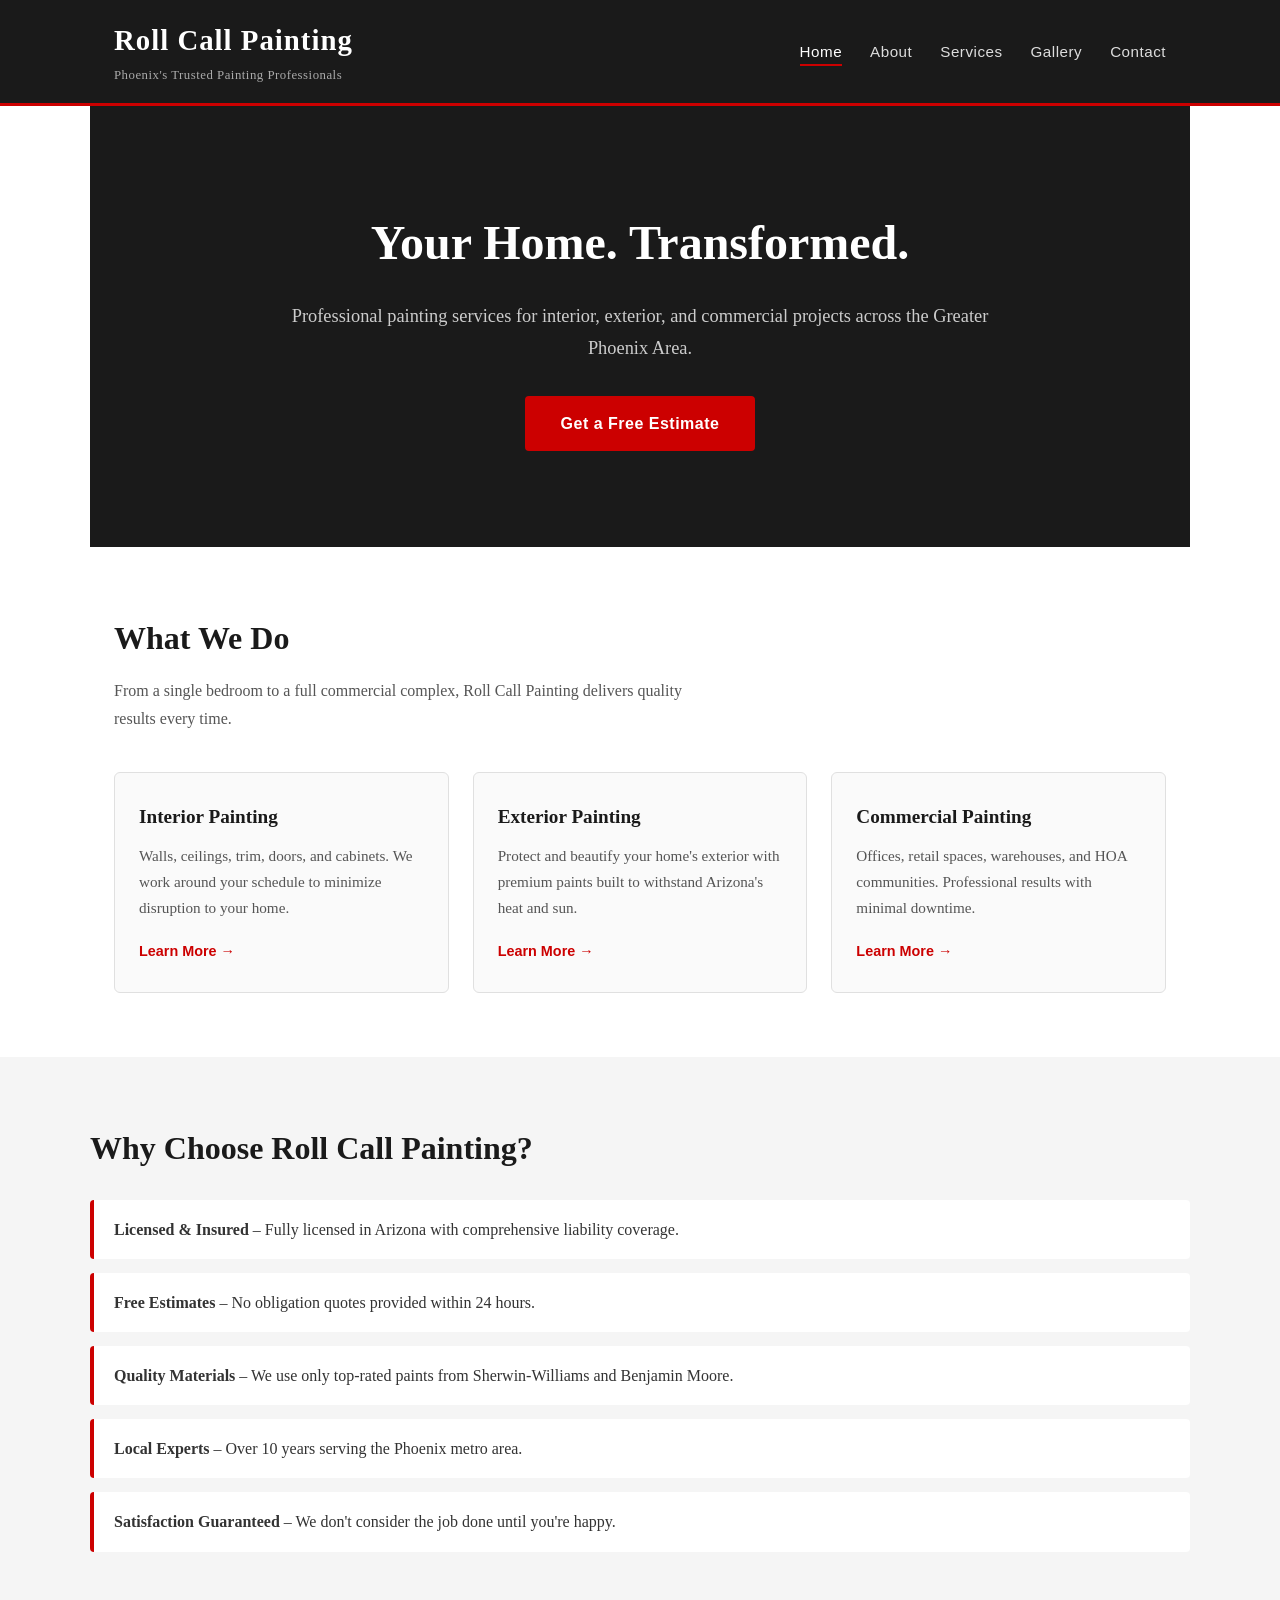
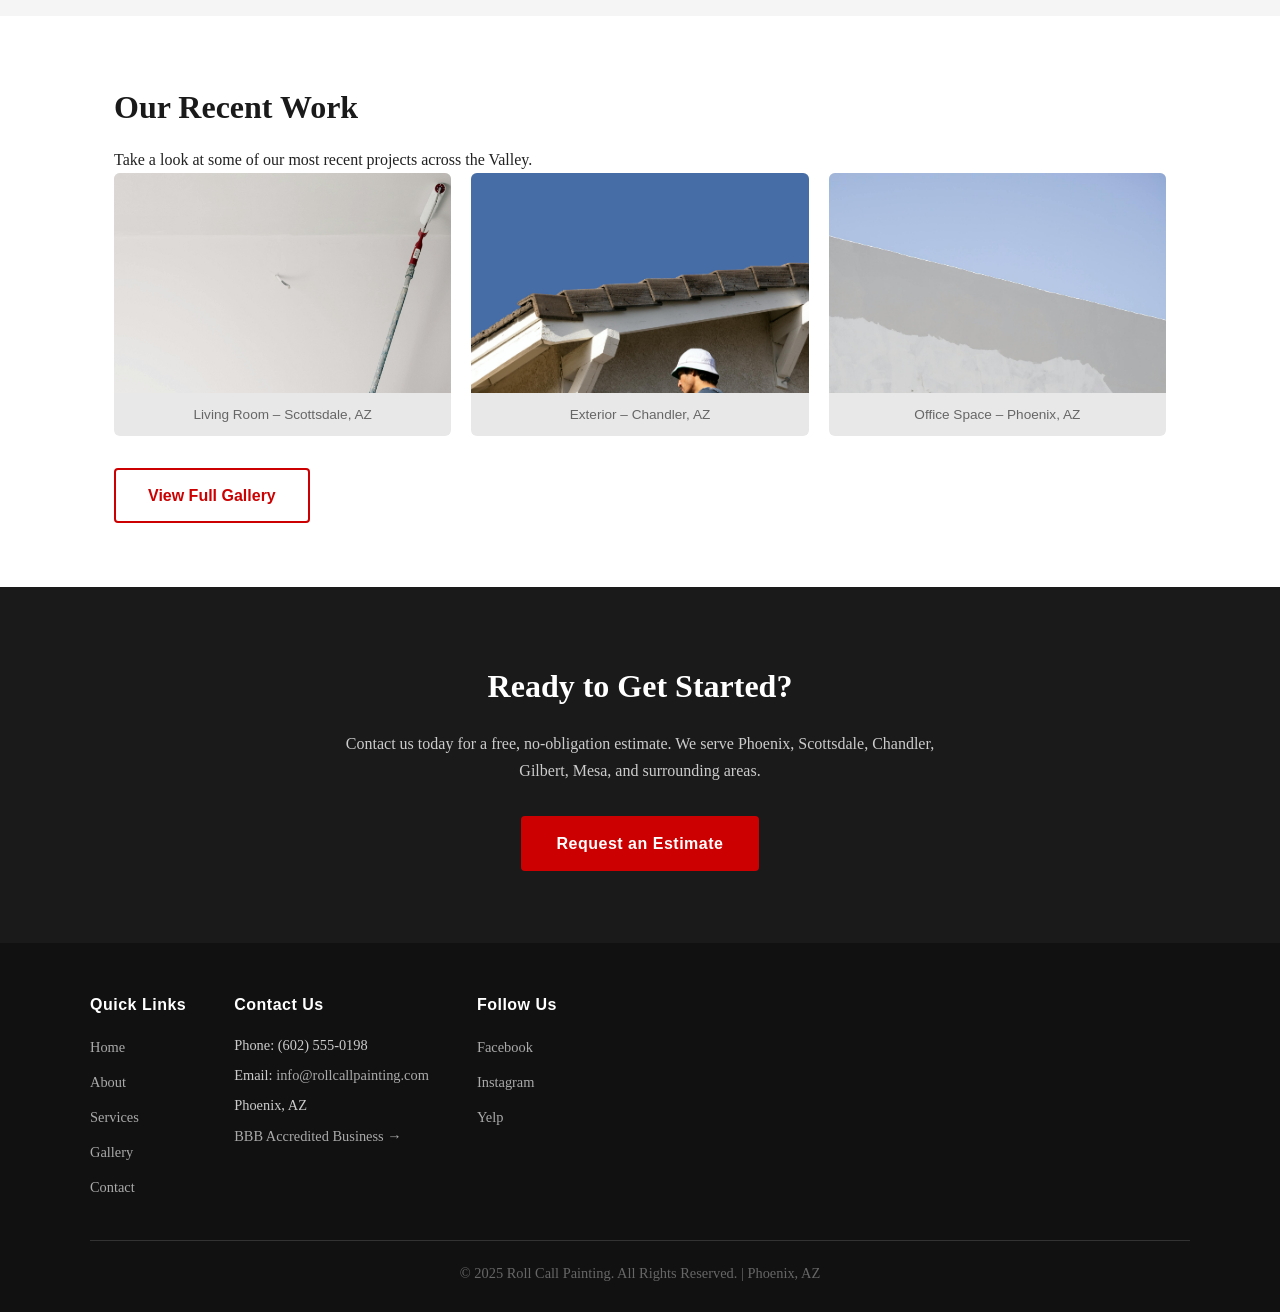
<file: index.html>
<!DOCTYPE html>
<html lang="en">
<head>
  <meta charset="UTF-8" />
  <meta name="viewport" content="width=device-width, initial-scale=1.0" />
  <meta name="description" content="Roll Call Painting – Professional interior, exterior, and commercial painting services in Phoenix, AZ." />
  <meta name="keywords" content="painting, interior painting, exterior painting, commercial painting, Phoenix, Arizona" />
  <meta name="author" content="Roll Call Painting" />
  <title>Roll Call Painting | Home</title>
  <link rel="stylesheet" href="styles.css" />

  <!-- Google tag (gtag.js) -->
  <script async src="https://www.googletagmanager.com/gtag/js?id=G-68002BZHS8"></script>
  <script>
    window.dataLayer = window.dataLayer || [];
    function gtag(){dataLayer.push(arguments);}
    gtag('js', new Date());
    gtag('config', 'G-68002BZHS8');
  </script>

</head>
<body>

  <header>
    <div class="header-inner">
      <div class="logo">
        <h1>Roll Call Painting</h1>
        <p class="tagline">Phoenix's Trusted Painting Professionals</p>
      </div>
      <nav>
        <ul>
          <li><a href="index.html" class="active">Home</a></li>
          <li><a href="about.html">About</a></li>
          <li><a href="services.html">Services</a></li>
          <li><a href="gallery.html">Gallery</a></li>
          <li><a href="contact.html">Contact</a></li>
        </ul>
      </nav>
    </div>
  </header>

  <main>

    <section class="hero">
      <div class="hero-content">
        <h2>Your Home. Transformed.</h2>
        <p>Professional painting services for interior, exterior, and commercial projects across the Greater Phoenix Area.</p>
        <a href="contact.html" class="btn-primary">Get a Free Estimate</a>
      </div>
    </section>

    <section class="services-overview">
      <h2>What We Do</h2>
      <p class="section-intro">From a single bedroom to a full commercial complex, Roll Call Painting delivers quality results every time.</p>
      <div class="service-cards">
        <div class="card">
          <h3>Interior Painting</h3>
          <p>Walls, ceilings, trim, doors, and cabinets. We work around your schedule to minimize disruption to your home.</p>
          <a href="services.html">Learn More &rarr;</a>
        </div>
        <div class="card">
          <h3>Exterior Painting</h3>
          <p>Protect and beautify your home's exterior with premium paints built to withstand Arizona's heat and sun.</p>
          <a href="services.html">Learn More &rarr;</a>
        </div>
        <div class="card">
          <h3>Commercial Painting</h3>
          <p>Offices, retail spaces, warehouses, and HOA communities. Professional results with minimal downtime.</p>
          <a href="services.html">Learn More &rarr;</a>
        </div>
      </div>
    </section>

    <section class="why-us">
      <h2>Why Choose Roll Call Painting?</h2>
      <ul class="reasons-list">
        <li><strong>Licensed &amp; Insured</strong> – Fully licensed in Arizona with comprehensive liability coverage.</li>
        <li><strong>Free Estimates</strong> – No obligation quotes provided within 24 hours.</li>
        <li><strong>Quality Materials</strong> – We use only top-rated paints from Sherwin-Williams and Benjamin Moore.</li>
        <li><strong>Local Experts</strong> – Over 10 years serving the Phoenix metro area.</li>
        <li><strong>Satisfaction Guaranteed</strong> – We don't consider the job done until you're happy.</li>
      </ul>
    </section>

    <section class="gallery-preview">
      <h2>Our Recent Work</h2>
      <p>Take a look at some of our most recent projects across the Valley.</p>
      <div class="gallery-grid">
        <figure>
          <img src="images/interior1.jpg" alt="Freshly painted living room interior in warm gray tones" />
          <figcaption>Living Room – Scottsdale, AZ</figcaption>
        </figure>
        <figure>
          <img src="images/exterior1.jpg" alt="Exterior house painting in beige and white trim" />
          <figcaption>Exterior – Chandler, AZ</figcaption>
        </figure>
        <figure>
          <img src="images/commercial1.jpg" alt="Commercial office interior painting project" />
          <figcaption>Office Space – Phoenix, AZ</figcaption>
        </figure>
      </div>
      <a href="gallery.html" class="btn-secondary">View Full Gallery</a>
    </section>

    <section class="cta">
      <h2>Ready to Get Started?</h2>
      <p>Contact us today for a free, no-obligation estimate. We serve Phoenix, Scottsdale, Chandler, Gilbert, Mesa, and surrounding areas.</p>
      <a href="contact.html" class="btn-primary">Request an Estimate</a>
    </section>

  </main>

  <footer>
    <div class="footer-inner">
      <div class="footer-links">
        <h4>Quick Links</h4>
        <ul>
          <li><a href="index.html">Home</a></li>
          <li><a href="about.html">About</a></li>
          <li><a href="services.html">Services</a></li>
          <li><a href="gallery.html">Gallery</a></li>
          <li><a href="contact.html">Contact</a></li>
        </ul>
      </div>
      <div class="footer-contact">
        <h4>Contact Us</h4>
        <p>Phone: (602) 555-0198</p>
        <p>Email: <a href="contact.html">info@rollcallpainting.com</a></p>
        <p>Phoenix, AZ</p>
        <p><a href="https://www.bbb.org" target="_blank">BBB Accredited Business &rarr;</a></p>
      </div>
      <div class="footer-social">
        <h4>Follow Us</h4>
        <ul>
          <li><a href="https://www.facebook.com" target="_blank">Facebook</a></li>
          <li><a href="https://www.instagram.com" target="_blank">Instagram</a></li>
          <li><a href="https://www.yelp.com" target="_blank">Yelp</a></li>
        </ul>
      </div>
    </div>
    <div class="footer-bottom">
      <p>&copy; 2025 Roll Call Painting. All Rights Reserved. | Phoenix, AZ</p>
    </div>
  </footer>

</body>
</html>
</file>
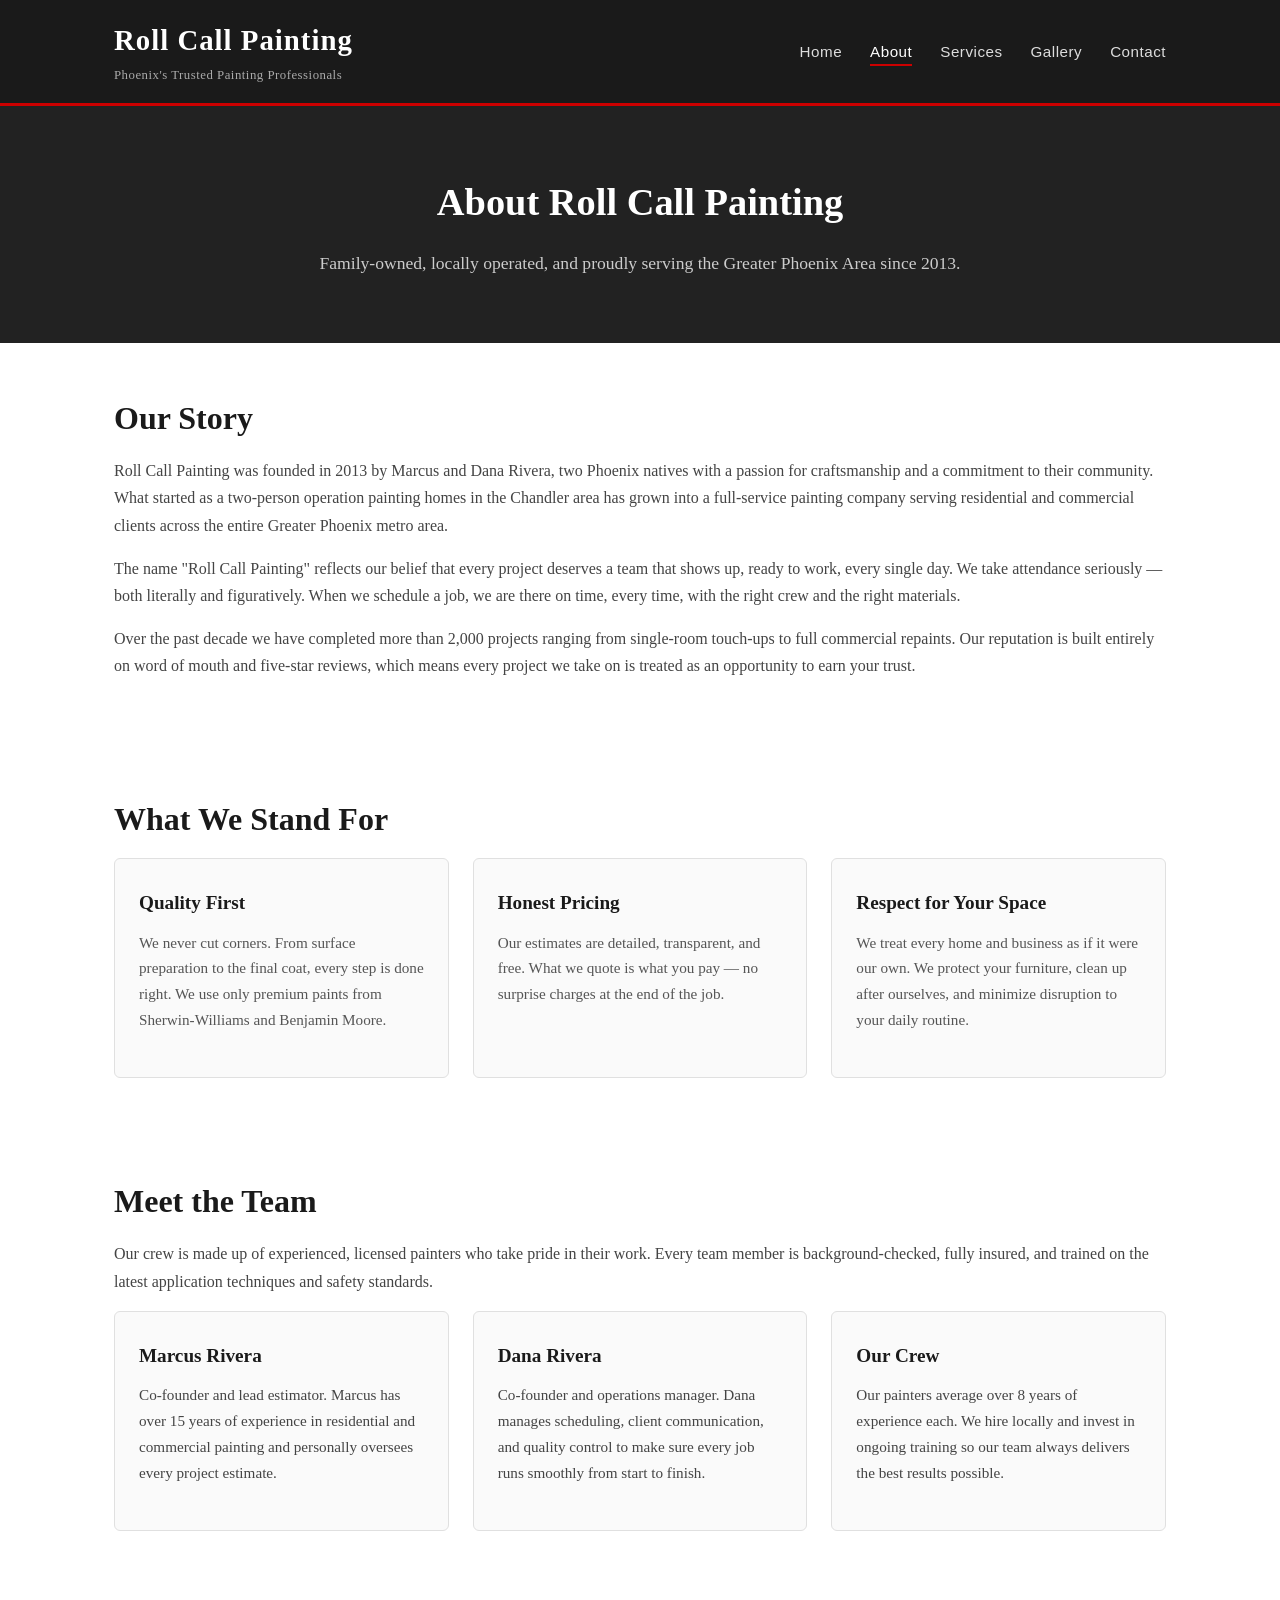
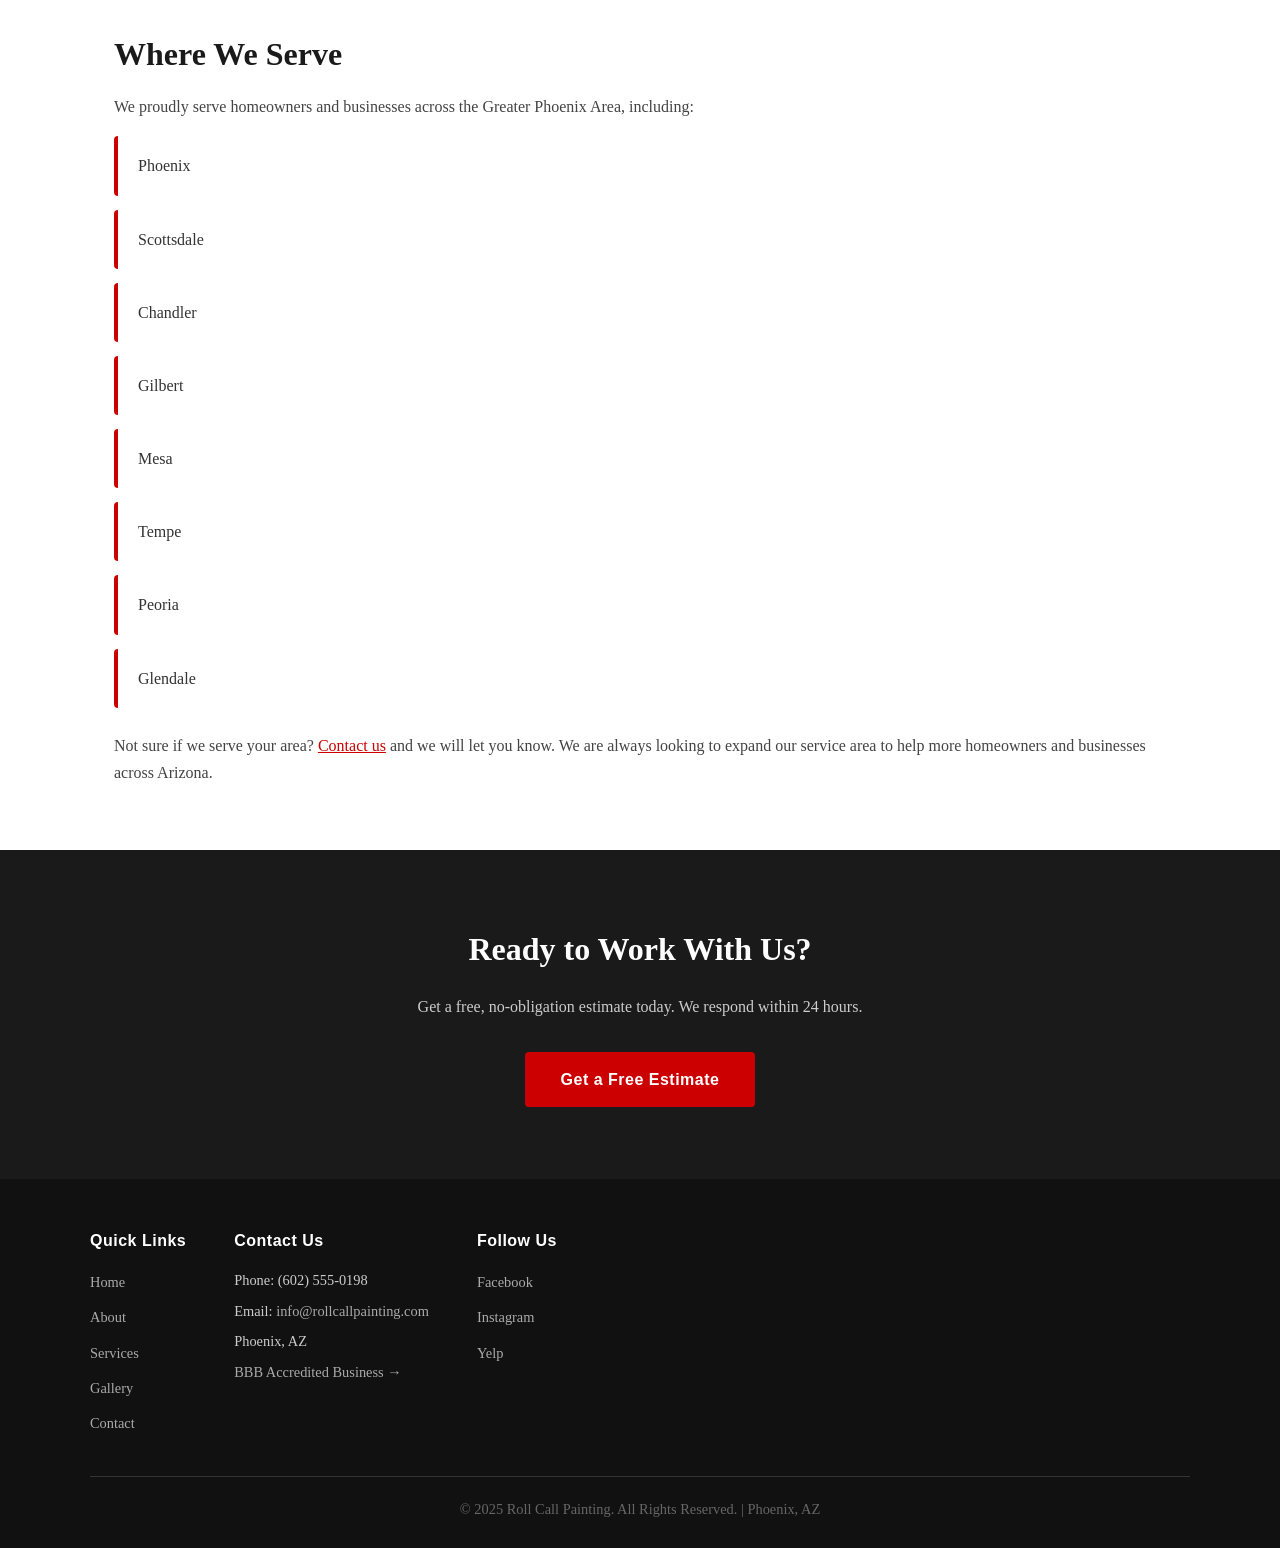
<file: about.html>
<!DOCTYPE html>
<html lang="en">
<head>
  <meta charset="UTF-8" />
  <meta name="viewport" content="width=device-width, initial-scale=1.0" />
  <meta name="description" content="Learn about Roll Call Painting – our story, our team, and our commitment to quality painting services in Phoenix, AZ." />
  <meta name="keywords" content="about Roll Call Painting, painting company Phoenix, painting contractors Arizona" />
  <meta name="author" content="Roll Call Painting" />
  <title>About Us | Roll Call Painting</title>
  <link rel="stylesheet" href="styles.css" />
</head>
<body>

  <header>
    <div class="header-inner">
      <div class="logo">
        <h1>Roll Call Painting</h1>
        <p class="tagline">Phoenix's Trusted Painting Professionals</p>
      </div>
      <nav>
        <ul>
          <li><a href="index.html">Home</a></li>
          <li><a href="about.html" class="active">About</a></li>
          <li><a href="services.html">Services</a></li>
          <li><a href="gallery.html">Gallery</a></li>
          <li><a href="contact.html">Contact</a></li>
        </ul>
      </nav>
    </div>
  </header>

  <main>

    <!-- Page Hero -->
    <section class="page-hero">
      <div class="page-hero-content">
        <h2>About Roll Call Painting</h2>
        <p>Family-owned, locally operated, and proudly serving the Greater Phoenix Area since 2013.</p>
      </div>
    </section>

    <!-- Our Story -->
    <section class="about-story">
      <h2>Our Story</h2>
      <p>Roll Call Painting was founded in 2013 by Marcus and Dana Rivera, two Phoenix natives with a passion for craftsmanship and a commitment to their community. What started as a two-person operation painting homes in the Chandler area has grown into a full-service painting company serving residential and commercial clients across the entire Greater Phoenix metro area.</p>
      <p>The name "Roll Call Painting" reflects our belief that every project deserves a team that shows up, ready to work, every single day. We take attendance seriously — both literally and figuratively. When we schedule a job, we are there on time, every time, with the right crew and the right materials.</p>
      <p>Over the past decade we have completed more than 2,000 projects ranging from single-room touch-ups to full commercial repaints. Our reputation is built entirely on word of mouth and five-star reviews, which means every project we take on is treated as an opportunity to earn your trust.</p>
    </section>

    <!-- Our Values -->
    <section class="about-values">
      <h2>What We Stand For</h2>
      <div class="service-cards">
        <div class="card">
          <h3>Quality First</h3>
          <p>We never cut corners. From surface preparation to the final coat, every step is done right. We use only premium paints from Sherwin-Williams and Benjamin Moore.</p>
        </div>
        <div class="card">
          <h3>Honest Pricing</h3>
          <p>Our estimates are detailed, transparent, and free. What we quote is what you pay — no surprise charges at the end of the job.</p>
        </div>
        <div class="card">
          <h3>Respect for Your Space</h3>
          <p>We treat every home and business as if it were our own. We protect your furniture, clean up after ourselves, and minimize disruption to your daily routine.</p>
        </div>
      </div>
    </section>

    <!-- Team Section -->
    <section class="about-team">
      <h2>Meet the Team</h2>
      <p>Our crew is made up of experienced, licensed painters who take pride in their work. Every team member is background-checked, fully insured, and trained on the latest application techniques and safety standards.</p>
      <div class="service-cards">
        <div class="card">
          <h3>Marcus Rivera</h3>
          <p>Co-founder and lead estimator. Marcus has over 15 years of experience in residential and commercial painting and personally oversees every project estimate.</p>
        </div>
        <div class="card">
          <h3>Dana Rivera</h3>
          <p>Co-founder and operations manager. Dana manages scheduling, client communication, and quality control to make sure every job runs smoothly from start to finish.</p>
        </div>
        <div class="card">
          <h3>Our Crew</h3>
          <p>Our painters average over 8 years of experience each. We hire locally and invest in ongoing training so our team always delivers the best results possible.</p>
        </div>
      </div>
    </section>

    <!-- Service Area -->
    <section class="about-area">
      <h2>Where We Serve</h2>
      <p>We proudly serve homeowners and businesses across the Greater Phoenix Area, including:</p>
      <ul class="reasons-list">
        <li>Phoenix</li>
        <li>Scottsdale</li>
        <li>Chandler</li>
        <li>Gilbert</li>
        <li>Mesa</li>
        <li>Tempe</li>
        <li>Peoria</li>
        <li>Glendale</li>
      </ul>
      <p style="margin-top: 24px;">Not sure if we serve your area? <a href="contact.html" style="color:#cc0000;">Contact us</a> and we will let you know. We are always looking to expand our service area to help more homeowners and businesses across Arizona.</p>
    </section>

    <!-- CTA -->
    <section class="cta">
      <h2>Ready to Work With Us?</h2>
      <p>Get a free, no-obligation estimate today. We respond within 24 hours.</p>
      <a href="contact.html" class="btn-primary">Get a Free Estimate</a>
    </section>

  </main>

  <footer>
    <div class="footer-inner">
      <div class="footer-links">
        <h4>Quick Links</h4>
        <ul>
          <li><a href="index.html">Home</a></li>
          <li><a href="about.html">About</a></li>
          <li><a href="services.html">Services</a></li>
          <li><a href="gallery.html">Gallery</a></li>
          <li><a href="contact.html">Contact</a></li>
        </ul>
      </div>
      <div class="footer-contact">
        <h4>Contact Us</h4>
        <p>Phone: (602) 555-0198</p>
        <p>Email: <a href="contact.html">info@rollcallpainting.com</a></p>
        <p>Phoenix, AZ</p>
        <p><a href="https://www.bbb.org" target="_blank">BBB Accredited Business &rarr;</a></p>
      </div>
      <div class="footer-social">
        <h4>Follow Us</h4>
        <ul>
          <li><a href="https://www.facebook.com" target="_blank">Facebook</a></li>
          <li><a href="https://www.instagram.com" target="_blank">Instagram</a></li>
          <li><a href="https://www.yelp.com" target="_blank">Yelp</a></li>
        </ul>
      </div>
    </div>
    <div class="footer-bottom">
      <p>&copy; 2025 Roll Call Painting. All Rights Reserved. | Phoenix, AZ</p>
    </div>
  </footer>

</body>
</html>
</file>
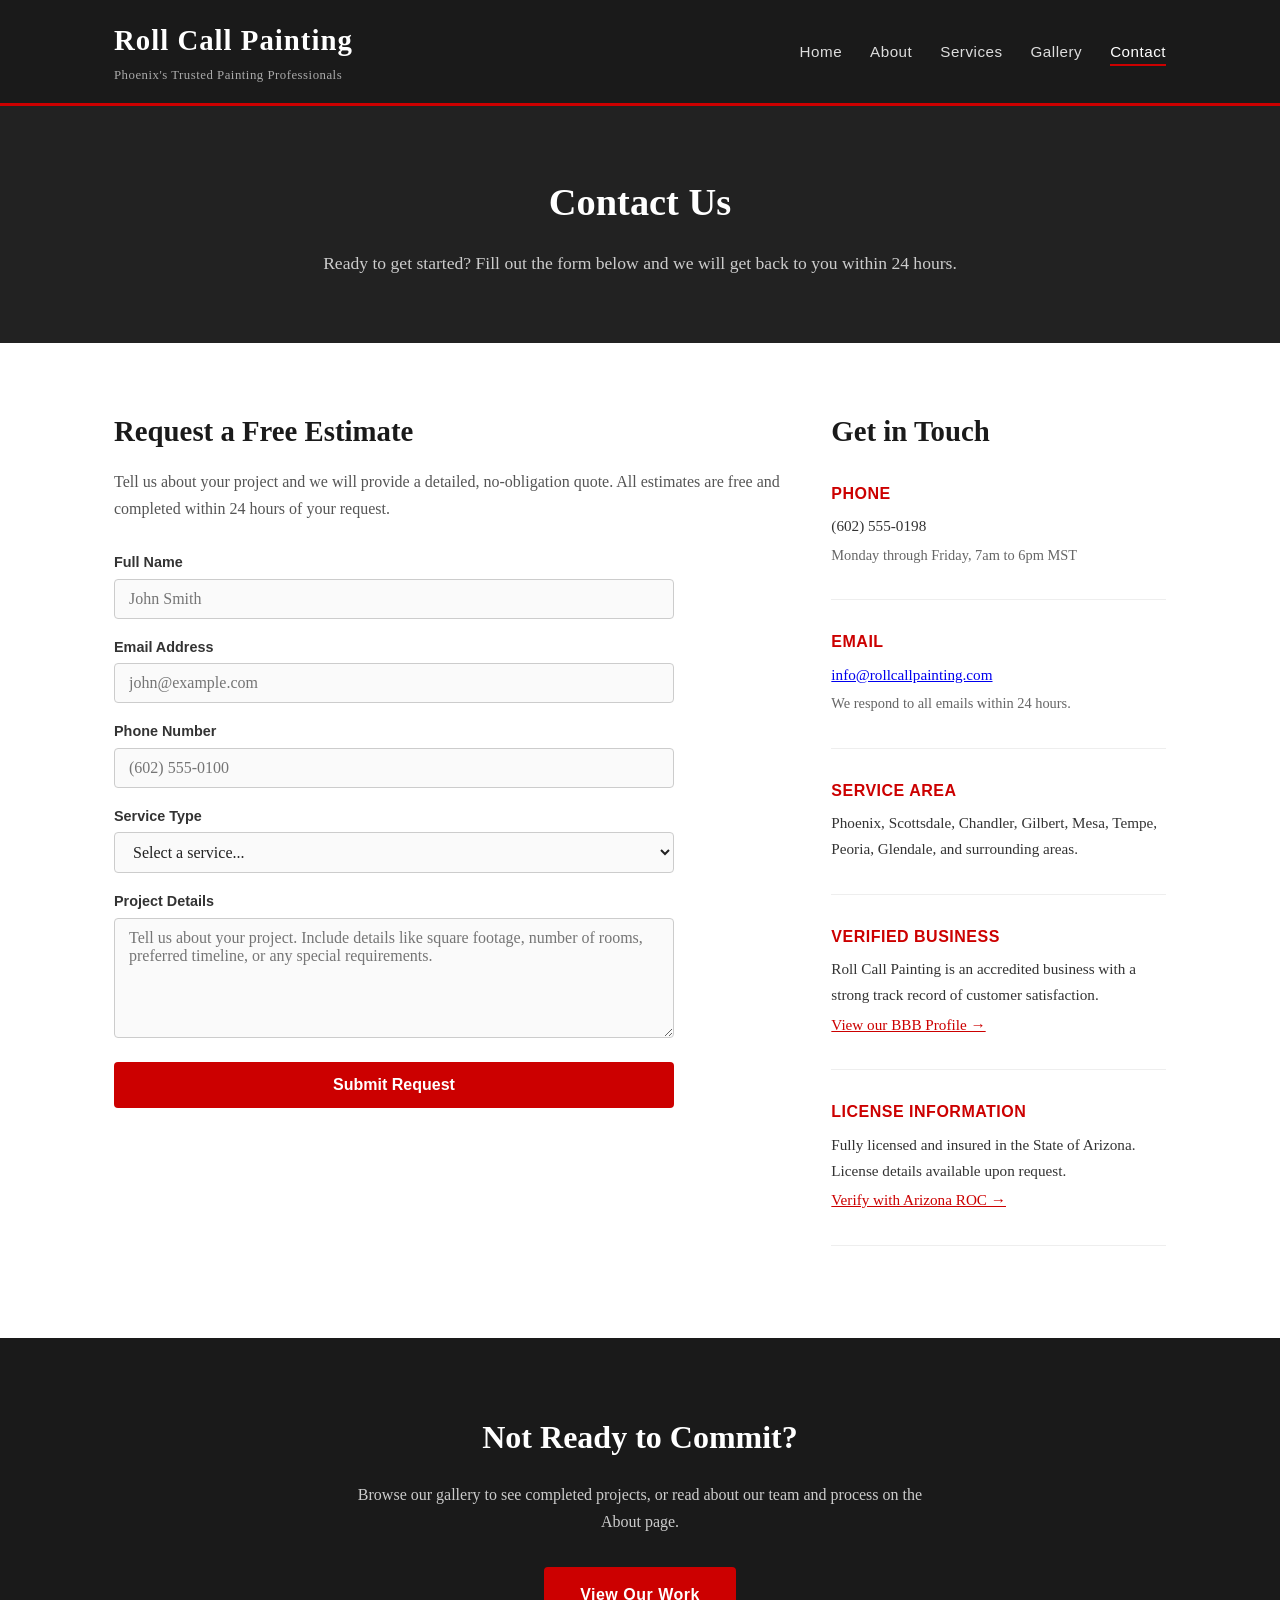
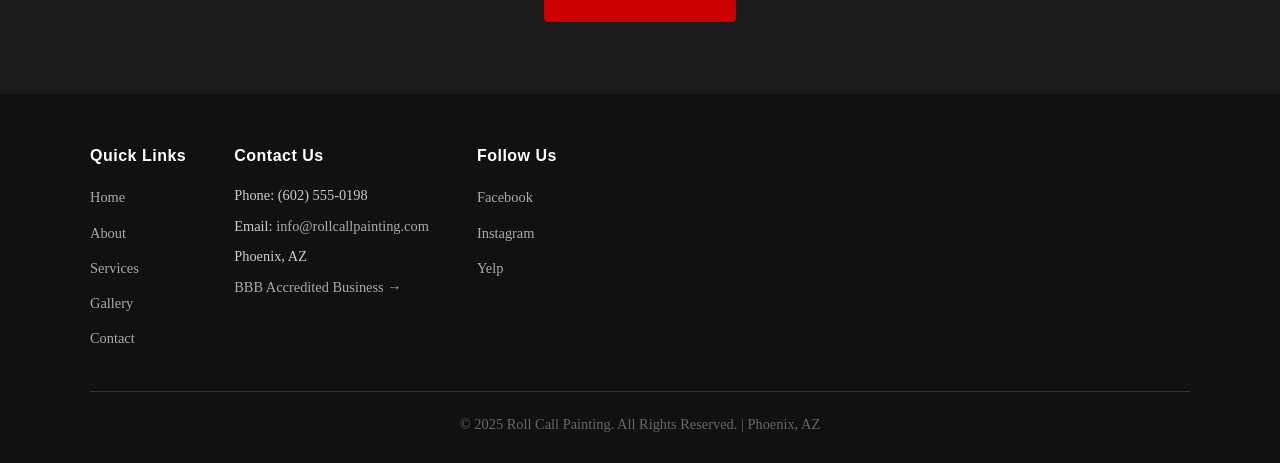
<file: contact.html>
<!DOCTYPE html>
<html lang="en">
<head>
  <meta charset="UTF-8" />
  <meta name="viewport" content="width=device-width, initial-scale=1.0" />
  <meta name="description" content="Contact Roll Call Painting for a free estimate on interior, exterior, or commercial painting in Phoenix, AZ. Call, email, or fill out our request form." />
  <meta name="keywords" content="contact Roll Call Painting, free painting estimate Phoenix, painting quote Arizona, hire painter Phoenix" />
  <meta name="author" content="Roll Call Painting" />
  <title>Contact Us | Roll Call Painting</title>
  <link rel="stylesheet" href="styles.css" />
</head>
<body>

  <header>
    <div class="header-inner">
      <div class="logo">
        <h1>Roll Call Painting</h1>
        <p class="tagline">Phoenix's Trusted Painting Professionals</p>
      </div>
      <nav>
        <ul>
          <li><a href="index.html">Home</a></li>
          <li><a href="about.html">About</a></li>
          <li><a href="services.html">Services</a></li>
          <li><a href="gallery.html">Gallery</a></li>
          <li><a href="contact.html" class="active">Contact</a></li>
        </ul>
      </nav>
    </div>
  </header>

  <main>

    <section class="page-hero">
      <div class="page-hero-content">
        <h2>Contact Us</h2>
        <p>Ready to get started? Fill out the form below and we will get back to you within 24 hours.</p>
      </div>
    </section>

    <section class="contact-layout">

      <div class="contact-form-wrap">
        <h2>Request a Free Estimate</h2>
        <p>Tell us about your project and we will provide a detailed, no-obligation quote. All estimates are free and completed within 24 hours of your request.</p>

        <form action="#" method="post">
          <div>
            <label for="full-name">Full Name</label>
            <input type="text" id="full-name" name="full-name" placeholder="John Smith" required />
          </div>
          <div>
            <label for="email">Email Address</label>
            <input type="email" id="email" name="email" placeholder="john@example.com" required />
          </div>
          <div>
            <label for="phone">Phone Number</label>
            <input type="tel" id="phone" name="phone" placeholder="(602) 555-0100" />
          </div>
          <div>
            <label for="service">Service Type</label>
            <select id="service" name="service" required>
              <option value="">Select a service...</option>
              <option value="interior">Interior Painting</option>
              <option value="exterior">Exterior Painting</option>
              <option value="commercial">Commercial Painting</option>
              <option value="cabinets">Cabinet Refinishing</option>
              <option value="other">Other / Not Sure</option>
            </select>
          </div>
          <div>
            <label for="message">Project Details</label>
            <textarea id="message" name="message" placeholder="Tell us about your project. Include details like square footage, number of rooms, preferred timeline, or any special requirements."></textarea>
          </div>
          <button type="submit">Submit Request</button>
        </form>
      </div>

      <div class="contact-info-wrap">
        <h2>Get in Touch</h2>

        <div class="contact-detail">
          <h3>Phone</h3>
          <p>(602) 555-0198</p>
          <p style="font-size:0.9rem; color:#666;">Monday through Friday, 7am to 6pm MST</p>
        </div>

        <div class="contact-detail">
          <h3>Email</h3>
          <p><a href="javascript:void(0)" onclick="window.location.href='mai'+'lto:'+'info@rollcallpainting.com'">info@rollcallpainting.com</a></p>
          <p style="font-size:0.9rem; color:#666;">We respond to all emails within 24 hours.</p>
        </div>

        <div class="contact-detail">
          <h3>Service Area</h3>
          <p>Phoenix, Scottsdale, Chandler, Gilbert, Mesa, Tempe, Peoria, Glendale, and surrounding areas.</p>
        </div>

        <div class="contact-detail">
          <h3>Verified Business</h3>
          <p>Roll Call Painting is an accredited business with a strong track record of customer satisfaction.</p>
          <p><a href="https://www.bbb.org" target="_blank" style="color:#cc0000;">View our BBB Profile &rarr;</a></p>
        </div>

        <div class="contact-detail">
          <h3>License Information</h3>
          <p>Fully licensed and insured in the State of Arizona. License details available upon request.</p>
          <p><a href="https://roc.az.gov" target="_blank" style="color:#cc0000;">Verify with Arizona ROC &rarr;</a></p>
        </div>
      </div>

    </section>

    <section class="cta">
      <h2>Not Ready to Commit?</h2>
      <p>Browse our gallery to see completed projects, or read about our team and process on the About page.</p>
      <a href="gallery.html" class="btn-primary">View Our Work</a>
    </section>

  </main>

  <footer>
    <div class="footer-inner">
      <div class="footer-links">
        <h4>Quick Links</h4>
        <ul>
          <li><a href="index.html">Home</a></li>
          <li><a href="about.html">About</a></li>
          <li><a href="services.html">Services</a></li>
          <li><a href="gallery.html">Gallery</a></li>
          <li><a href="contact.html">Contact</a></li>
        </ul>
      </div>
      <div class="footer-contact">
        <h4>Contact Us</h4>
        <p>Phone: (602) 555-0198</p>
        <p>Email: <a href="javascript:void(0)" onclick="window.location.href='mai'+'lto:'+'info@rollcallpainting.com'">info@rollcallpainting.com</a></p>
        <p>Phoenix, AZ</p>
        <p><a href="https://www.bbb.org" target="_blank">BBB Accredited Business &rarr;</a></p>
      </div>
      <div class="footer-social">
        <h4>Follow Us</h4>
        <ul>
          <li><a href="https://www.facebook.com" target="_blank">Facebook</a></li>
          <li><a href="https://www.instagram.com" target="_blank">Instagram</a></li>
          <li><a href="https://www.yelp.com" target="_blank">Yelp</a></li>
        </ul>
      </div>
    </div>
    <div class="footer-bottom">
      <p>&copy; 2025 Roll Call Painting. All Rights Reserved. | Phoenix, AZ</p>
    </div>
  </footer>

</body>
</html>
</file>
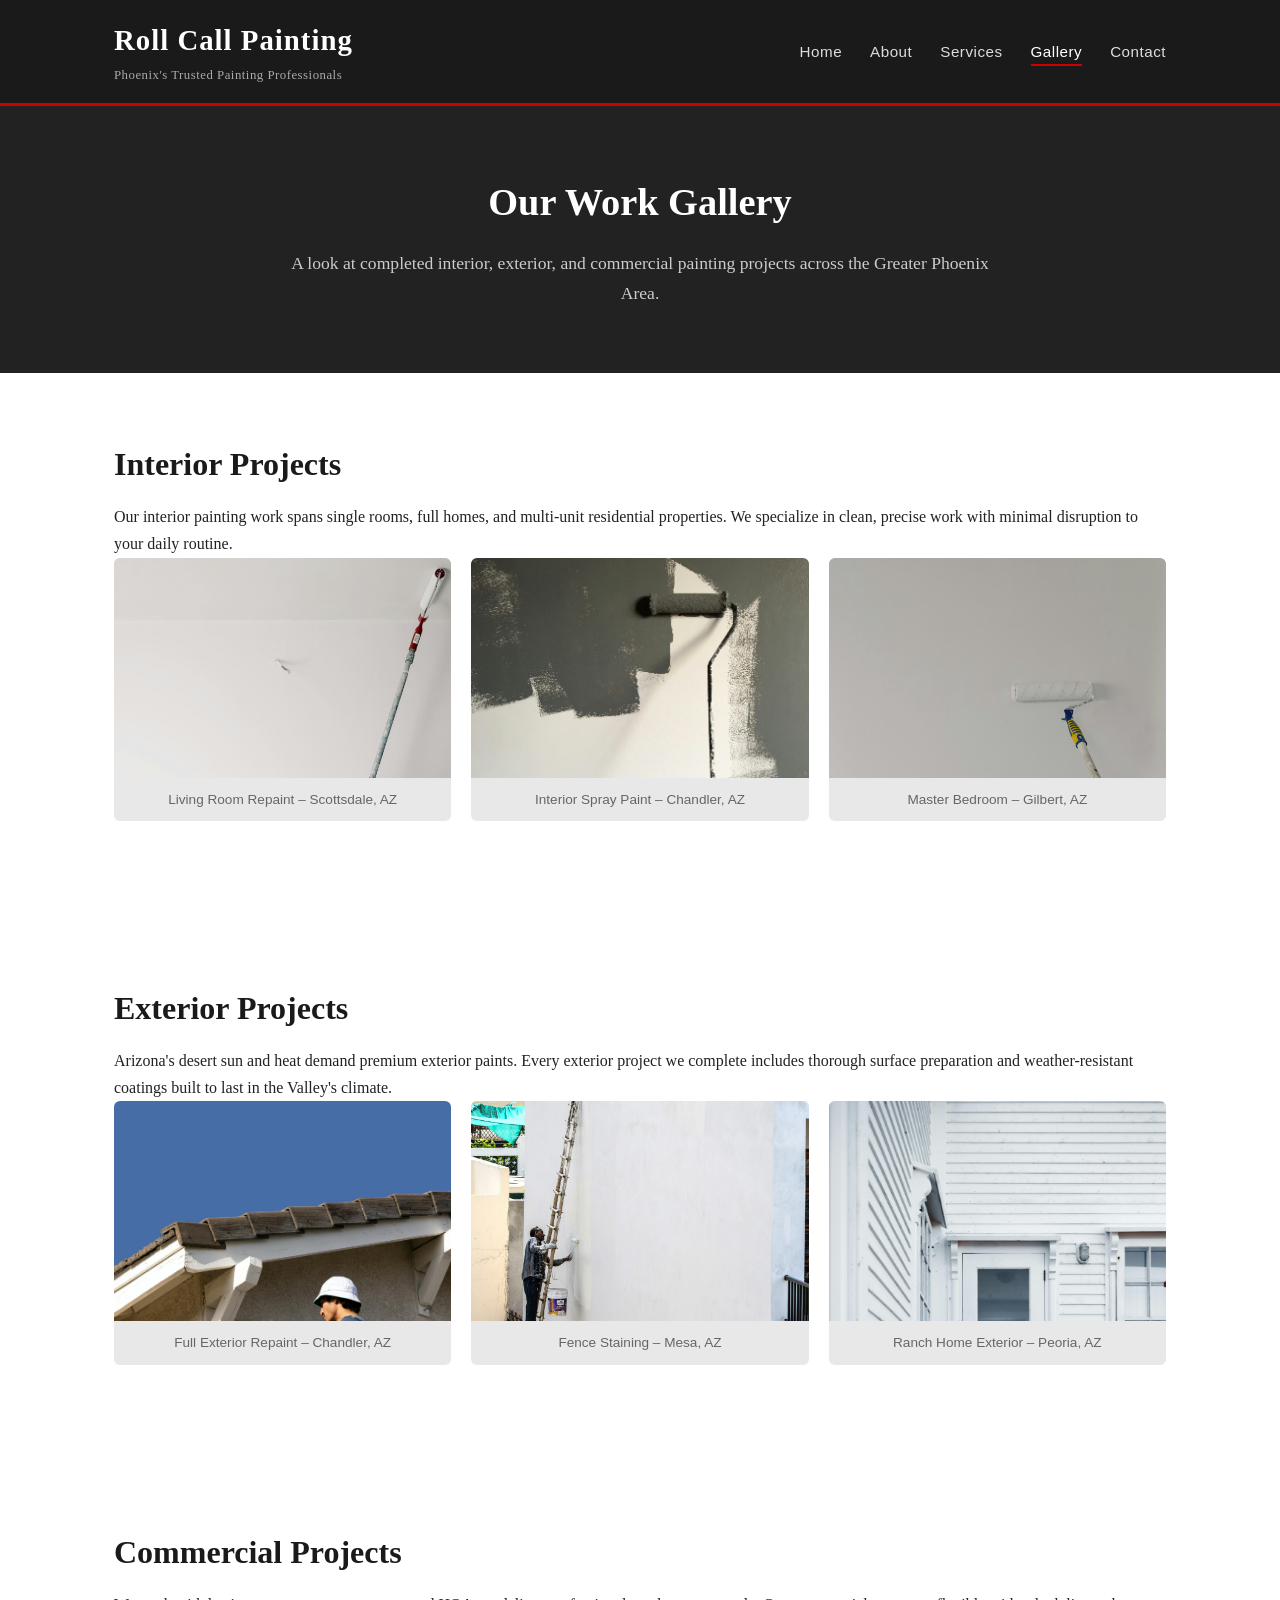
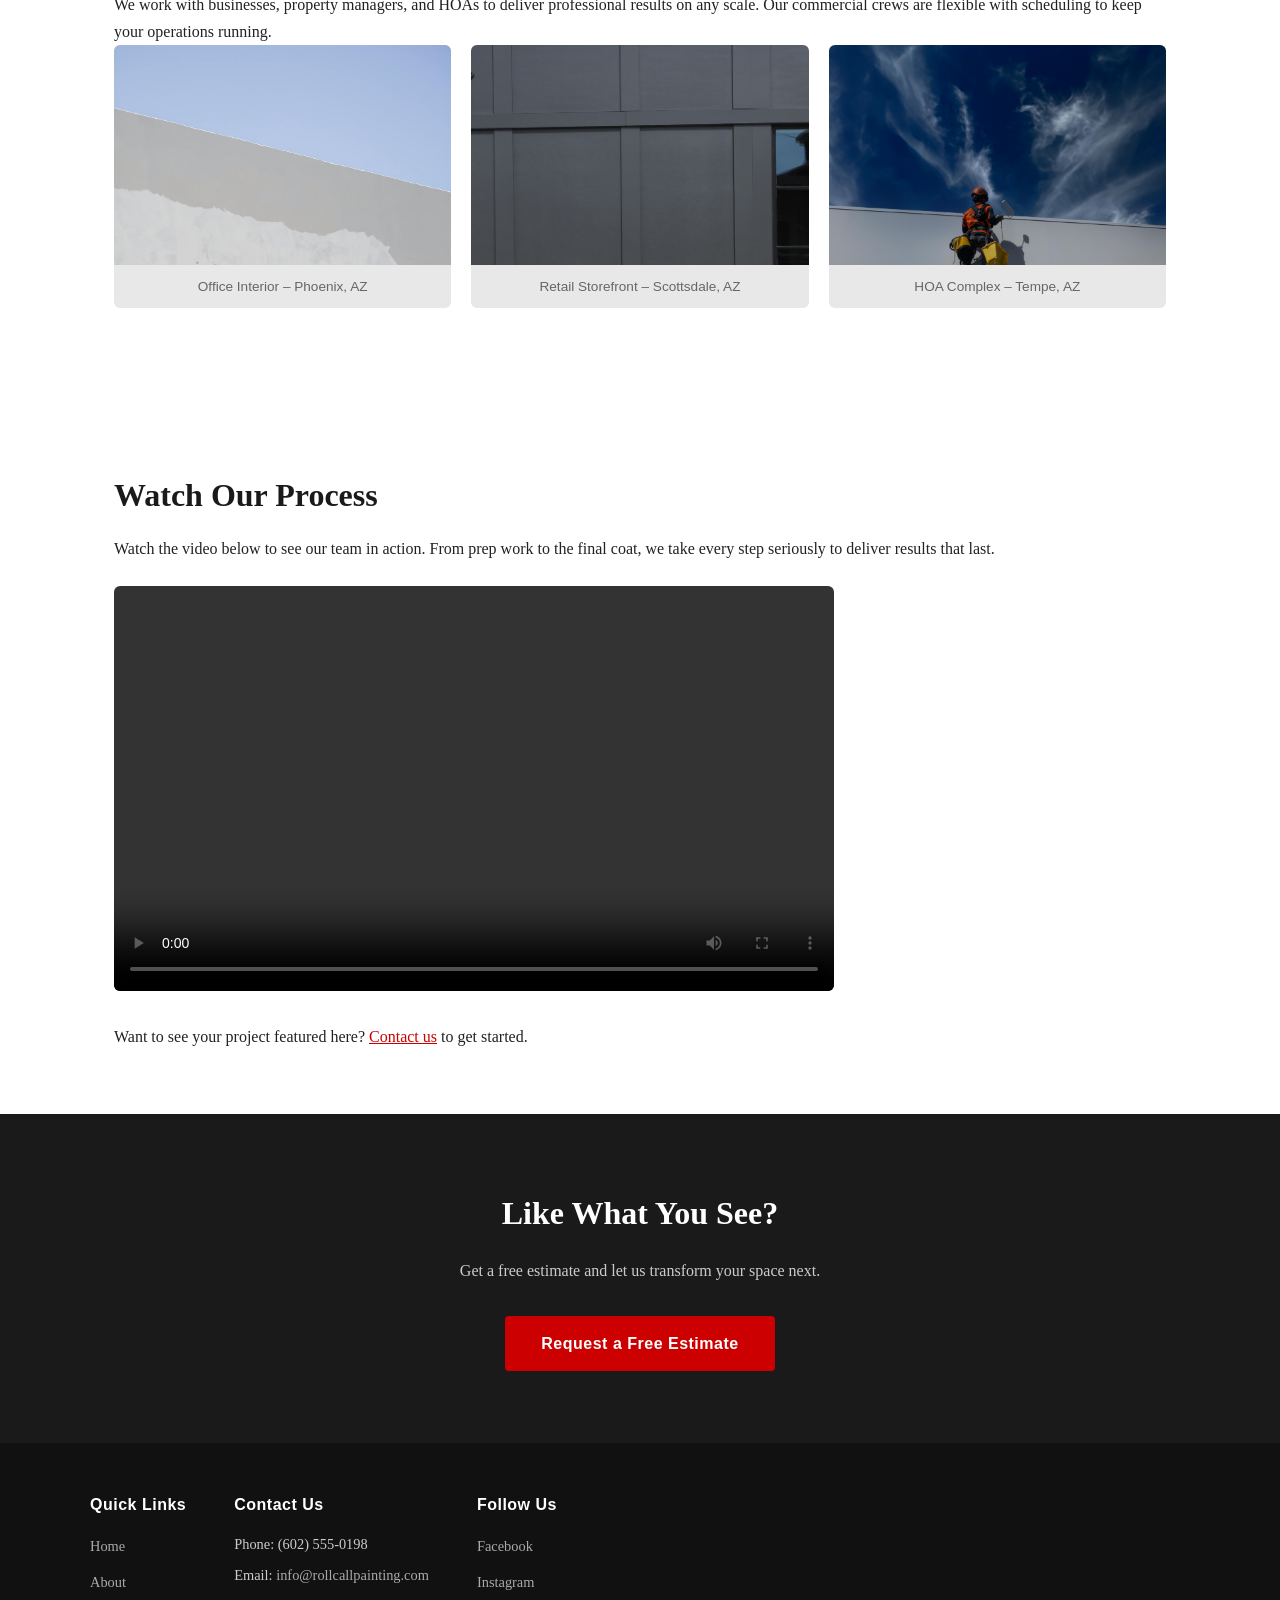
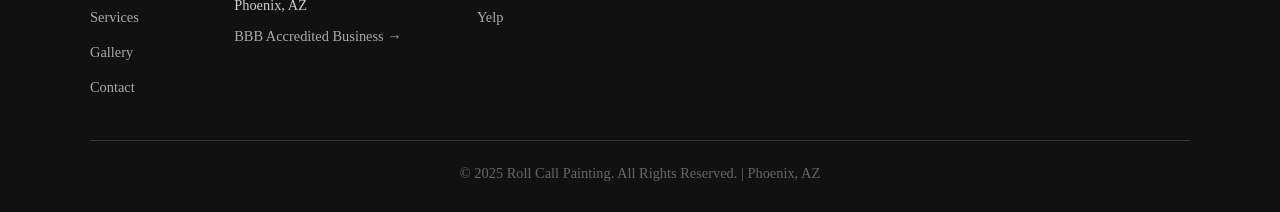
<file: gallery.html>
<!DOCTYPE html>
<html lang="en">
<head>
  <meta charset="UTF-8" />
  <meta name="viewport" content="width=device-width, initial-scale=1.0" />
  <meta name="description" content="Browse the Roll Call Painting project gallery. View before and after photos of interior, exterior, and commercial painting projects across Phoenix, AZ." />
  <meta name="keywords" content="painting gallery, before after painting, interior painting photos, exterior painting Phoenix, painting portfolio Arizona" />
  <meta name="author" content="Roll Call Painting" />
  <title>Gallery | Roll Call Painting</title>
  <link rel="stylesheet" href="styles.css" />
</head>
<body>

  <header>
    <div class="header-inner">
      <div class="logo">
        <h1>Roll Call Painting</h1>
        <p class="tagline">Phoenix's Trusted Painting Professionals</p>
      </div>
      <nav>
        <ul>
          <li><a href="index.html">Home</a></li>
          <li><a href="about.html">About</a></li>
          <li><a href="services.html">Services</a></li>
          <li><a href="gallery.html" class="active">Gallery</a></li>
          <li><a href="contact.html">Contact</a></li>
        </ul>
      </nav>
    </div>
  </header>

  <main>

    <section class="page-hero">
      <div class="page-hero-content">
        <h2>Our Work Gallery</h2>
        <p>A look at completed interior, exterior, and commercial painting projects across the Greater Phoenix Area.</p>
      </div>
    </section>

    <section>
      <h2>Interior Projects</h2>
      <p>Our interior painting work spans single rooms, full homes, and multi-unit residential properties. We specialize in clean, precise work with minimal disruption to your daily routine.</p>
      <div class="gallery-grid">
        <figure>
          <img src="images/interior1.jpg" alt="Modern living room with freshly painted warm gray walls and white trim in Scottsdale home" />
          <figcaption>Living Room Repaint – Scottsdale, AZ</figcaption>
        </figure>
        <figure>
          <img src="images/interior4.jpg" alt="Painter spraying interior walls with professional spray equipment" />
          <figcaption>Interior Spray Paint – Chandler, AZ</figcaption>
        </figure>
        <figure>
          <img src="images/interior3.jpg" alt="Master bedroom with soft sage green paint on walls and crisp white ceiling" />
          <figcaption>Master Bedroom – Gilbert, AZ</figcaption>
        </figure>
      </div>
    </section>

    <section>
      <h2>Exterior Projects</h2>
      <p>Arizona's desert sun and heat demand premium exterior paints. Every exterior project we complete includes thorough surface preparation and weather-resistant coatings built to last in the Valley's climate.</p>
      <div class="gallery-grid">
        <figure>
          <img src="images/exterior1.jpg" alt="Two story stucco home repainted in warm beige with white trim in Chandler Arizona" />
          <figcaption>Full Exterior Repaint – Chandler, AZ</figcaption>
        </figure>
        <figure>
          <img src="images/exterior2.jpg" alt="Wooden backyard fence freshly stained in cedar brown color" />
          <figcaption>Fence Staining – Mesa, AZ</figcaption>
        </figure>
        <figure>
          <img src="images/exterior3.jpg" alt="Ranch style home with newly painted gray exterior and white garage doors" />
          <figcaption>Ranch Home Exterior – Peoria, AZ</figcaption>
        </figure>
      </div>
    </section>

    <section>
      <h2>Commercial Projects</h2>
      <p>We work with businesses, property managers, and HOAs to deliver professional results on any scale. Our commercial crews are flexible with scheduling to keep your operations running.</p>
      <div class="gallery-grid">
        <figure>
          <img src="images/commercial1.jpg" alt="Open plan office interior with freshly painted light gray walls and white ceiling" />
          <figcaption>Office Interior – Phoenix, AZ</figcaption>
        </figure>
        <figure>
          <img src="images/commercial2.jpg" alt="Retail storefront exterior with bold navy blue accent wall and clean white trim" />
          <figcaption>Retail Storefront – Scottsdale, AZ</figcaption>
        </figure>
        <figure>
          <img src="images/commercial3.jpg" alt="HOA community building exterior freshly painted in tan with brown trim" />
          <figcaption>HOA Complex – Tempe, AZ</figcaption>
        </figure>
      </div>
    </section>

    <section>
      <h2>Watch Our Process</h2>
      <p>Watch the video below to see our team in action. From prep work to the final coat, we take every step seriously to deliver results that last.</p>
      <div style="margin: 24px 0;">
        <video width="720" height="405" controls style="max-width:100%; border-radius:6px;">
          <source src="videos/painting_video2.mp4" type="video/mp4" />
          Your browser does not support the video tag. Please update your browser to view this content.
        </video>
      </div>
      <p>Want to see your project featured here? <a href="contact.html" style="color:#cc0000;">Contact us</a> to get started.</p>
    </section>

    <section class="cta">
      <h2>Like What You See?</h2>
      <p>Get a free estimate and let us transform your space next.</p>
      <a href="contact.html" class="btn-primary">Request a Free Estimate</a>
    </section>

  </main>

  <footer>
    <div class="footer-inner">
      <div class="footer-links">
        <h4>Quick Links</h4>
        <ul>
          <li><a href="index.html">Home</a></li>
          <li><a href="about.html">About</a></li>
          <li><a href="services.html">Services</a></li>
          <li><a href="gallery.html">Gallery</a></li>
          <li><a href="contact.html">Contact</a></li>
        </ul>
      </div>
      <div class="footer-contact">
        <h4>Contact Us</h4>
        <p>Phone: (602) 555-0198</p>
        <p>Email: <a href="contact.html">info@rollcallpainting.com</a></p>
        <p>Phoenix, AZ</p>
        <p><a href="https://www.bbb.org" target="_blank">BBB Accredited Business &rarr;</a></p>
      </div>
      <div class="footer-social">
        <h4>Follow Us</h4>
        <ul>
          <li><a href="https://www.facebook.com" target="_blank">Facebook</a></li>
          <li><a href="https://www.instagram.com" target="_blank">Instagram</a></li>
          <li><a href="https://www.yelp.com" target="_blank">Yelp</a></li>
        </ul>
      </div>
    </div>
    <div class="footer-bottom">
      <p>&copy; 2025 Roll Call Painting. All Rights Reserved. | Phoenix, AZ</p>
    </div>
  </footer>

</body>
</html>
</file>
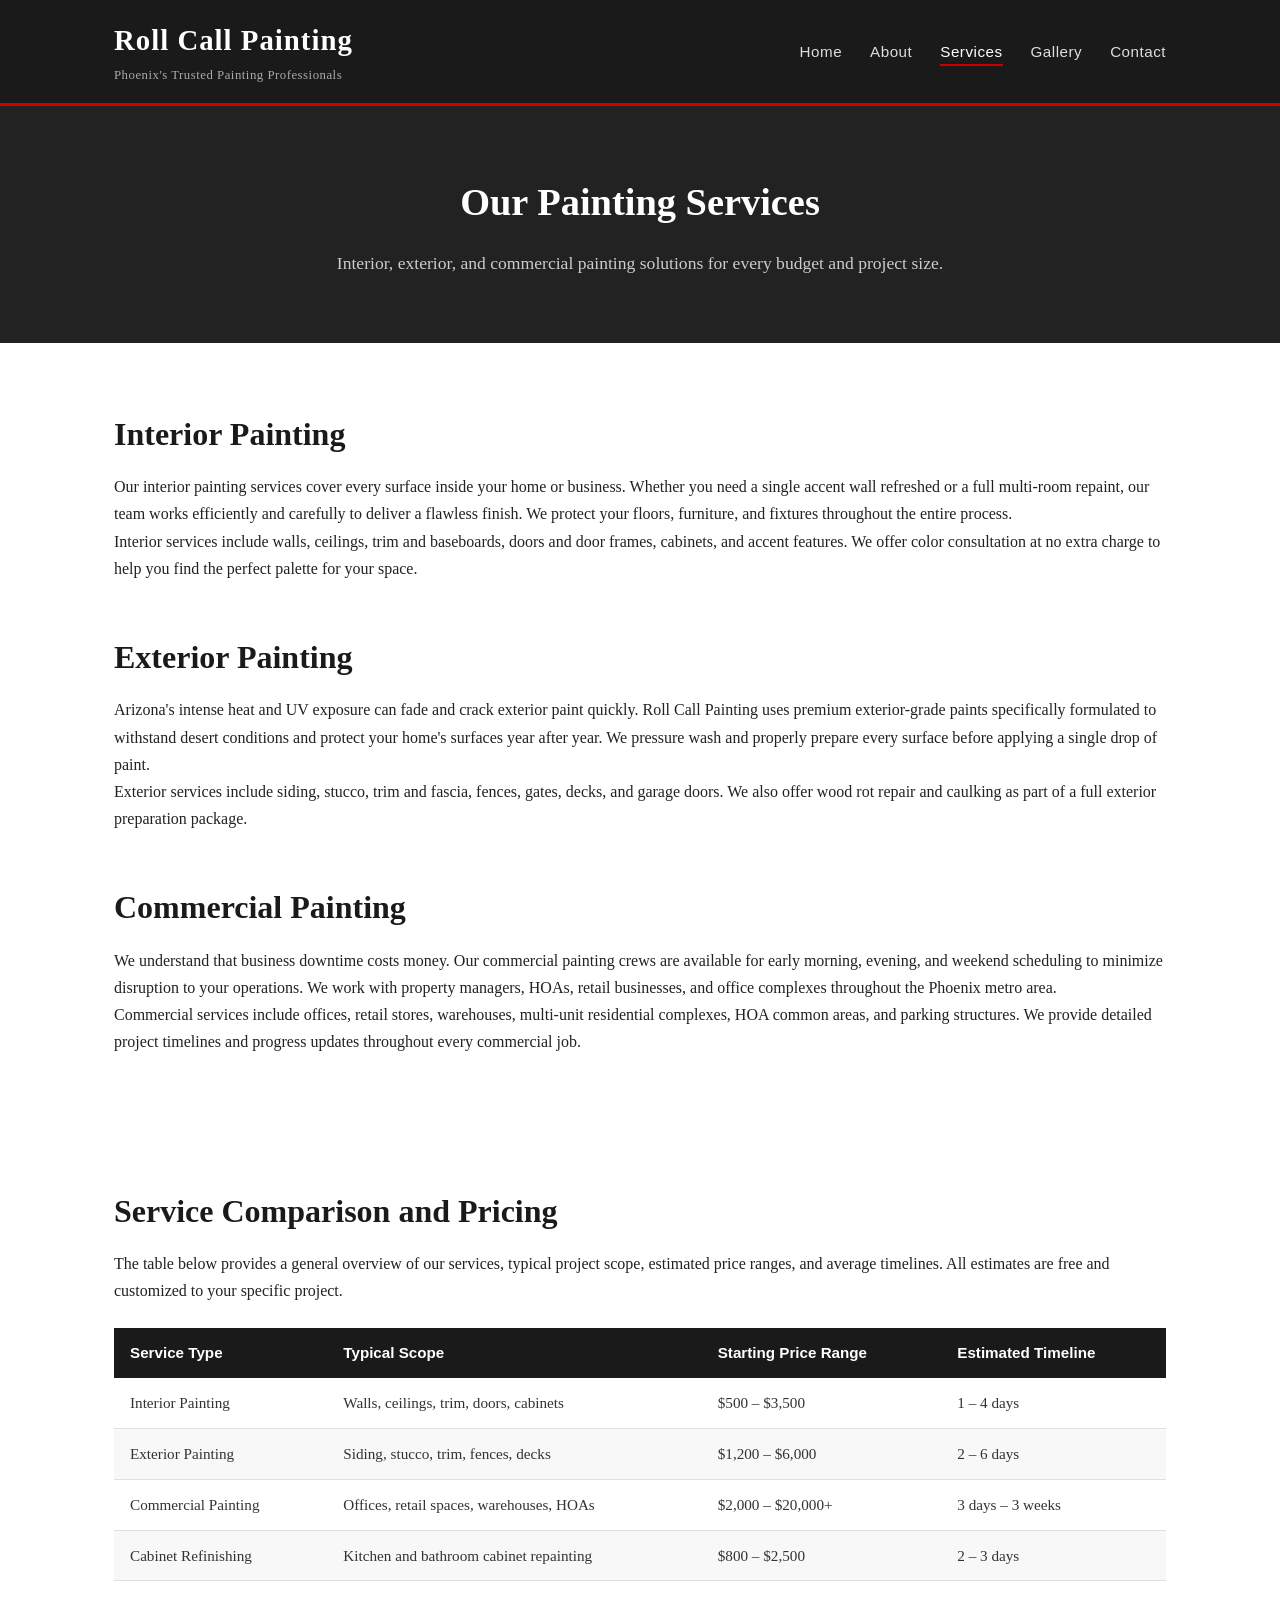
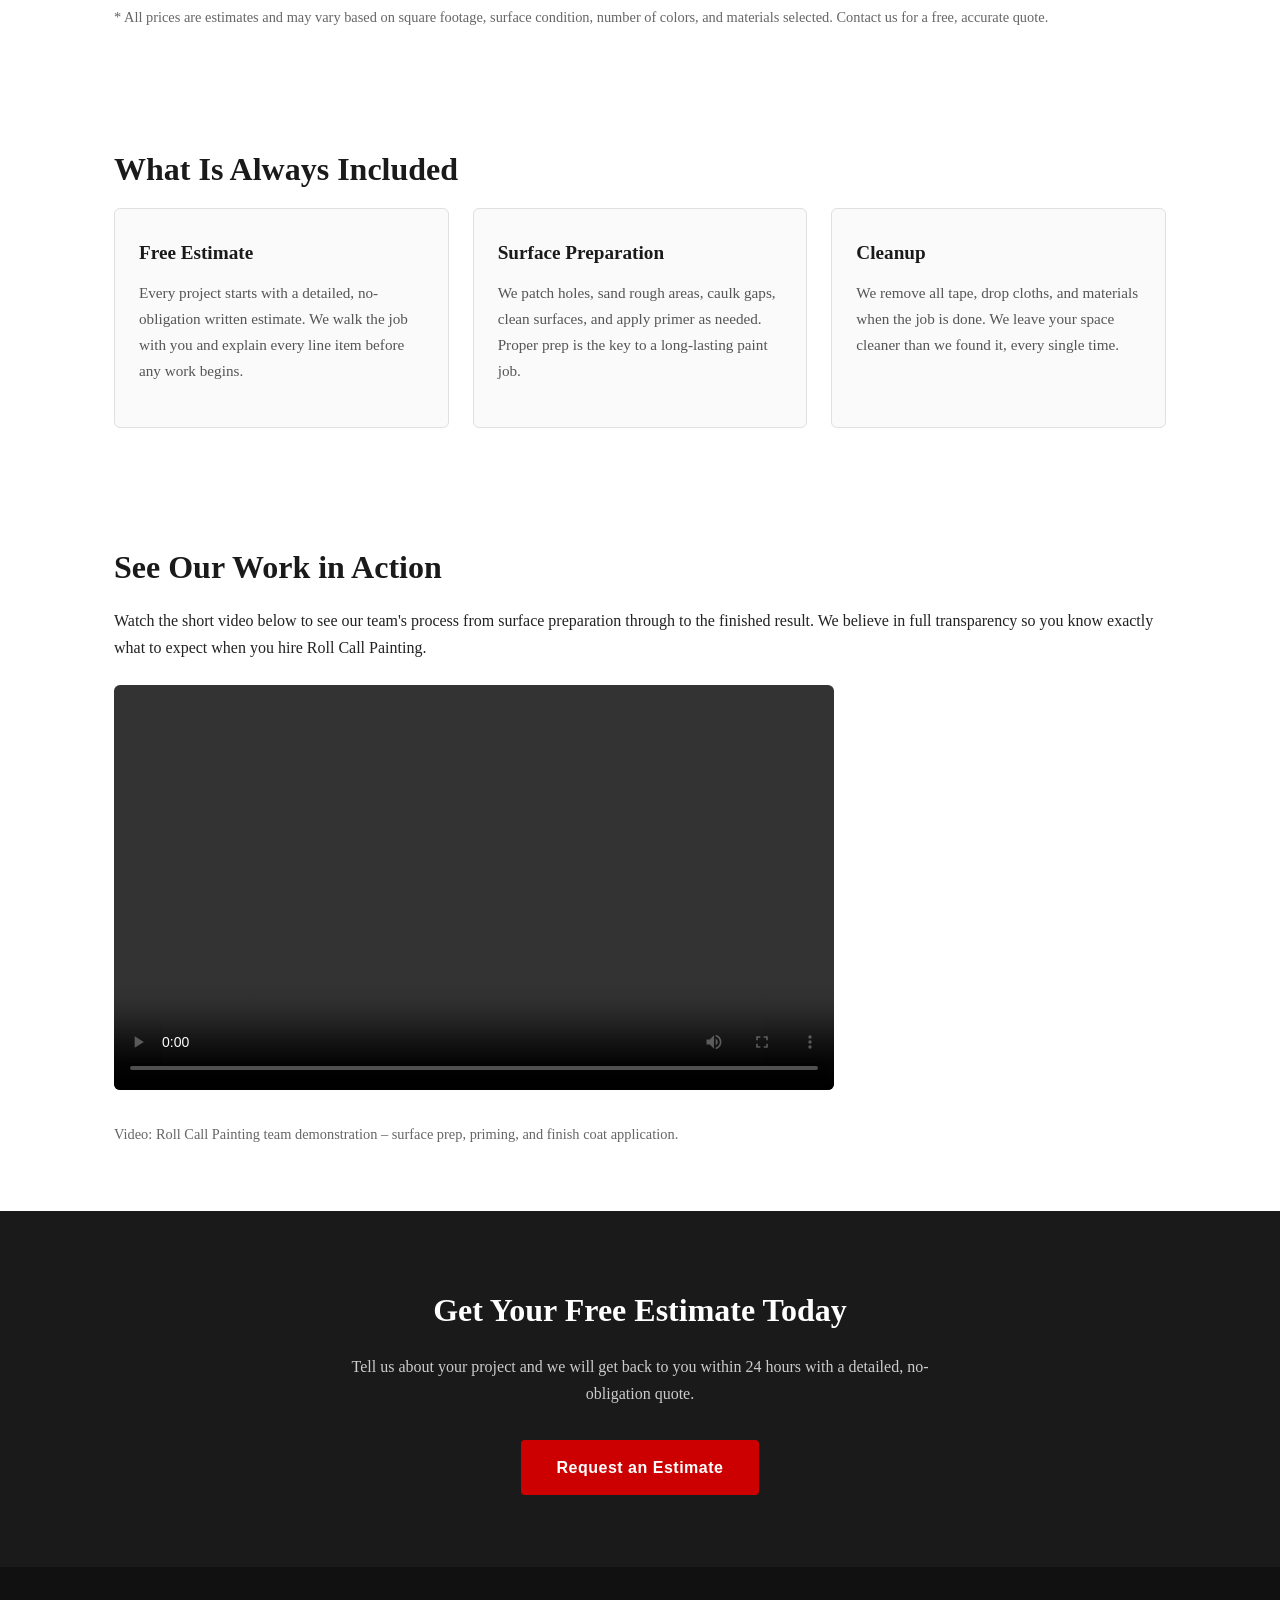
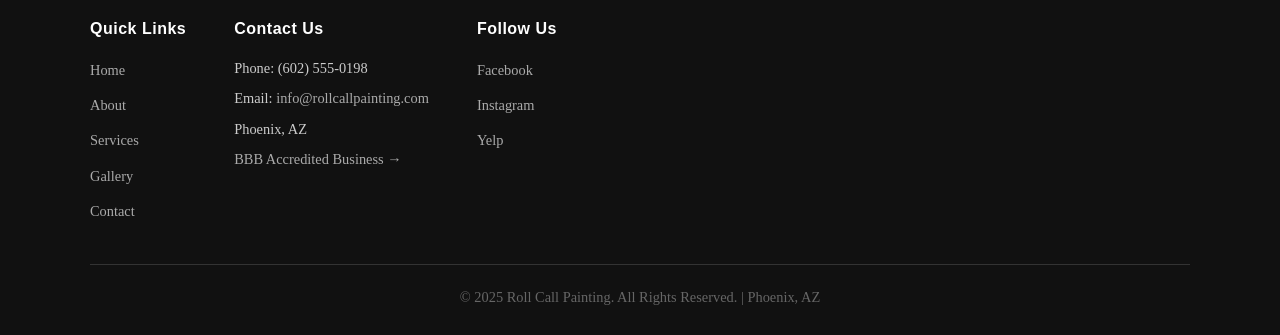
<file: services.html>
<!DOCTYPE html>
<html lang="en">
<head>
  <meta charset="UTF-8" />
  <meta name="viewport" content="width=device-width, initial-scale=1.0" />
  <meta name="description" content="Explore Roll Call Painting's interior, exterior, and commercial painting services in Phoenix, AZ. View pricing, timelines, and what is included." />
  <meta name="keywords" content="painting services Phoenix, interior painting, exterior painting, commercial painting, painting prices Arizona" />
  <meta name="author" content="Roll Call Painting" />
  <title>Services | Roll Call Painting</title>
  <link rel="stylesheet" href="styles.css" />
</head>
<body>

  <header>
    <div class="header-inner">
      <div class="logo">
        <h1>Roll Call Painting</h1>
        <p class="tagline">Phoenix's Trusted Painting Professionals</p>
      </div>
      <nav>
        <ul>
          <li><a href="index.html">Home</a></li>
          <li><a href="about.html">About</a></li>
          <li><a href="services.html" class="active">Services</a></li>
          <li><a href="gallery.html">Gallery</a></li>
          <li><a href="contact.html">Contact</a></li>
        </ul>
      </nav>
    </div>
  </header>

  <main>

    <!-- Page Hero -->
    <section class="page-hero">
      <div class="page-hero-content">
        <h2>Our Painting Services</h2>
        <p>Interior, exterior, and commercial painting solutions for every budget and project size.</p>
      </div>
    </section>

    <!-- Services Detail -->
    <section>
      <h2>Interior Painting</h2>
      <p>Our interior painting services cover every surface inside your home or business. Whether you need a single accent wall refreshed or a full multi-room repaint, our team works efficiently and carefully to deliver a flawless finish. We protect your floors, furniture, and fixtures throughout the entire process.</p>
      <p>Interior services include walls, ceilings, trim and baseboards, doors and door frames, cabinets, and accent features. We offer color consultation at no extra charge to help you find the perfect palette for your space.</p>

      <h2 style="margin-top: 48px;">Exterior Painting</h2>
      <p>Arizona's intense heat and UV exposure can fade and crack exterior paint quickly. Roll Call Painting uses premium exterior-grade paints specifically formulated to withstand desert conditions and protect your home's surfaces year after year. We pressure wash and properly prepare every surface before applying a single drop of paint.</p>
      <p>Exterior services include siding, stucco, trim and fascia, fences, gates, decks, and garage doors. We also offer wood rot repair and caulking as part of a full exterior preparation package.</p>

      <h2 style="margin-top: 48px;">Commercial Painting</h2>
      <p>We understand that business downtime costs money. Our commercial painting crews are available for early morning, evening, and weekend scheduling to minimize disruption to your operations. We work with property managers, HOAs, retail businesses, and office complexes throughout the Phoenix metro area.</p>
      <p>Commercial services include offices, retail stores, warehouses, multi-unit residential complexes, HOA common areas, and parking structures. We provide detailed project timelines and progress updates throughout every commercial job.</p>
    </section>

    <!-- Pricing Table -->
    <section>
      <h2>Service Comparison and Pricing</h2>
      <p>The table below provides a general overview of our services, typical project scope, estimated price ranges, and average timelines. All estimates are free and customized to your specific project.</p>

      <table>
        <thead>
          <tr>
            <th>Service Type</th>
            <th>Typical Scope</th>
            <th>Starting Price Range</th>
            <th>Estimated Timeline</th>
          </tr>
        </thead>
        <tbody>
          <tr>
            <td>Interior Painting</td>
            <td>Walls, ceilings, trim, doors, cabinets</td>
            <td>$500 – $3,500</td>
            <td>1 – 4 days</td>
          </tr>
          <tr>
            <td>Exterior Painting</td>
            <td>Siding, stucco, trim, fences, decks</td>
            <td>$1,200 – $6,000</td>
            <td>2 – 6 days</td>
          </tr>
          <tr>
            <td>Commercial Painting</td>
            <td>Offices, retail spaces, warehouses, HOAs</td>
            <td>$2,000 – $20,000+</td>
            <td>3 days – 3 weeks</td>
          </tr>
          <tr>
            <td>Cabinet Refinishing</td>
            <td>Kitchen and bathroom cabinet repainting</td>
            <td>$800 – $2,500</td>
            <td>2 – 3 days</td>
          </tr>
        </tbody>
      </table>

      <p style="font-size: 0.9rem; color: #666; margin-top: 8px;">* All prices are estimates and may vary based on square footage, surface condition, number of colors, and materials selected. Contact us for a free, accurate quote.</p>
    </section>

    <!-- What's Included -->
    <section class="about-values">
      <h2>What Is Always Included</h2>
      <div class="service-cards">
        <div class="card">
          <h3>Free Estimate</h3>
          <p>Every project starts with a detailed, no-obligation written estimate. We walk the job with you and explain every line item before any work begins.</p>
        </div>
        <div class="card">
          <h3>Surface Preparation</h3>
          <p>We patch holes, sand rough areas, caulk gaps, clean surfaces, and apply primer as needed. Proper prep is the key to a long-lasting paint job.</p>
        </div>
        <div class="card">
          <h3>Cleanup</h3>
          <p>We remove all tape, drop cloths, and materials when the job is done. We leave your space cleaner than we found it, every single time.</p>
        </div>
      </div>
    </section>

    <!-- Video Section -->
    <section>
      <h2>See Our Work in Action</h2>
      <p>Watch the short video below to see our team's process from surface preparation through to the finished result. We believe in full transparency so you know exactly what to expect when you hire Roll Call Painting.</p>
      <div style="margin: 24px 0;">
        <video width="720" height="405" controls style="max-width:100%; border-radius: 6px;">
          <source src="videos/painting_video2.mp4" type="video/mp4" />
          Your browser does not support the video tag. Please update your browser to view this content.
        </video>
      </div>
      <p style="font-size: 0.9rem; color: #666;">Video: Roll Call Painting team demonstration – surface prep, priming, and finish coat application.</p>
    </section>

    <!-- CTA -->
    <section class="cta">
      <h2>Get Your Free Estimate Today</h2>
      <p>Tell us about your project and we will get back to you within 24 hours with a detailed, no-obligation quote.</p>
      <a href="contact.html" class="btn-primary">Request an Estimate</a>
    </section>

  </main>

  <footer>
    <div class="footer-inner">
      <div class="footer-links">
        <h4>Quick Links</h4>
        <ul>
          <li><a href="index.html">Home</a></li>
          <li><a href="about.html">About</a></li>
          <li><a href="services.html">Services</a></li>
          <li><a href="gallery.html">Gallery</a></li>
          <li><a href="contact.html">Contact</a></li>
        </ul>
      </div>
      <div class="footer-contact">
        <h4>Contact Us</h4>
        <p>Phone: (602) 555-0198</p>
        <p>Email: <a href="contact.html">info@rollcallpainting.com</a></p>
        <p>Phoenix, AZ</p>
        <p><a href="https://www.bbb.org" target="_blank">BBB Accredited Business &rarr;</a></p>
      </div>
      <div class="footer-social">
        <h4>Follow Us</h4>
        <ul>
          <li><a href="https://www.facebook.com" target="_blank">Facebook</a></li>
          <li><a href="https://www.instagram.com" target="_blank">Instagram</a></li>
          <li><a href="https://www.yelp.com" target="_blank">Yelp</a></li>
        </ul>
      </div>
    </div>
    <div class="footer-bottom">
      <p>&copy; 2025 Roll Call Painting. All Rights Reserved. | Phoenix, AZ</p>
    </div>
  </footer>

</body>
</html>
</file>
<file: styles.css>
/* =============================================
   Roll Call Painting – styles.css
   External Stylesheet
   ============================================= */
* {
  margin: 0;
  padding: 0;
  box-sizing: border-box;
}

body {
  font-family: Georgia, 'Times New Roman', serif;
  font-size: 16px;
  line-height: 1.7;
  color: #222222;
  background-color: #ffffff;
}

/* === 2. HEADER === */
header {
  background-color: #1a1a1a;
  color: #ffffff;
  padding: 16px 0;
  position: sticky;
  top: 0;
  z-index: 100;
  border-bottom: 3px solid #cc0000;
}

.header-inner {
  max-width: 1100px;
  margin: 0 auto;
  padding: 0 24px;
  display: flex;
  align-items: center;
  justify-content: space-between;
}

.logo h1 {
  font-size: 1.8rem;
  font-weight: 700;
  color: #ffffff;
  letter-spacing: 1px;
}

.logo .tagline {
  font-size: 0.8rem;
  color: #aaaaaa;
  letter-spacing: 0.5px;
}

/* === 3. NAVIGATION === */
nav ul {
  list-style: none;
  display: flex;
  gap: 28px;
}

nav ul li a {
  color: #dddddd;
  text-decoration: none;
  font-family: Arial, Helvetica, sans-serif;
  font-size: 0.95rem;
  font-weight: 500;
  letter-spacing: 0.5px;
  padding-bottom: 4px;
  border-bottom: 2px solid transparent;
  transition: color 0.2s, border-color 0.2s;
}

nav ul li a:hover,
nav ul li a.active {
  color: #ffffff;
  border-bottom: 2px solid #cc0000;
}

/* === 4. HERO SECTION === */
.hero {
  background-color: #1a1a1a;
  color: #ffffff;
  padding: 96px 24px;
  text-align: center;
}

.hero-content {
  max-width: 700px;
  margin: 0 auto;
}

.hero h2 {
  font-size: 3rem;
  font-weight: 700;
  margin-bottom: 18px;
  color: #ffffff;
}

.hero p {
  font-size: 1.15rem;
  color: #cccccc;
  margin-bottom: 32px;
}

/* === 5. BUTTONS === */
.btn-primary {
  display: inline-block;
  background-color: #cc0000;
  color: #ffffff;
  text-decoration: none;
  padding: 14px 36px;
  border-radius: 4px;
  font-family: Arial, Helvetica, sans-serif;
  font-size: 1rem;
  font-weight: 700;
  letter-spacing: 0.5px;
  transition: background-color 0.2s;
}

.btn-primary:hover {
  background-color: #aa0000;
}

.btn-secondary {
  display: inline-block;
  background-color: transparent;
  color: #cc0000;
  text-decoration: none;
  padding: 12px 32px;
  border: 2px solid #cc0000;
  border-radius: 4px;
  font-family: Arial, Helvetica, sans-serif;
  font-size: 1rem;
  font-weight: 700;
  transition: background-color 0.2s, color 0.2s;
}

.btn-secondary:hover {
  background-color: #cc0000;
  color: #ffffff;
}

/* === 6. SECTIONS (general) === */
section {
  padding: 64px 24px;
  max-width: 1100px;
  margin: 0 auto;
}

section h2 {
  font-size: 2rem;
  font-weight: 700;
  margin-bottom: 12px;
  color: #1a1a1a;
}

.section-intro {
  color: #555555;
  margin-bottom: 40px;
  max-width: 600px;
}

/* === 7. SERVICE CARDS === */
.service-cards {
  display: flex;
  gap: 24px;
  flex-wrap: wrap;
}

.card {
  flex: 1;
  min-width: 220px;
  border: 1px solid #e0e0e0;
  border-radius: 6px;
  padding: 28px 24px;
  background-color: #fafafa;
}

.card h3 {
  font-size: 1.2rem;
  margin-bottom: 10px;
  color: #1a1a1a;
}

.card p {
  font-size: 0.95rem;
  color: #555555;
  margin-bottom: 16px;
}

.card a {
  color: #cc0000;
  text-decoration: none;
  font-weight: 700;
  font-family: Arial, Helvetica, sans-serif;
  font-size: 0.9rem;
}

.card a:hover {
  text-decoration: underline;
}

/* === 8. WHY US LIST === */
.why-us {
  background-color: #f5f5f5;
  max-width: 100%;
  padding: 64px 24px;
}

.why-us h2 {
  max-width: 1100px;
  margin: 0 auto 24px;
  font-size: 2rem;
}

.reasons-list {
  max-width: 1100px;
  margin: 0 auto;
  list-style: none;
  display: flex;
  flex-direction: column;
  gap: 14px;
}

.reasons-list li {
  padding: 16px 20px;
  background-color: #ffffff;
  border-left: 4px solid #cc0000;
  border-radius: 4px;
  font-size: 1rem;
  color: #333333;
}

/* === 9. GALLERY GRID === */
.gallery-grid {
  display: flex;
  gap: 20px;
  flex-wrap: wrap;
  margin-bottom: 32px;
}

.gallery-grid figure {
  flex: 1;
  min-width: 200px;
  background-color: #e8e8e8;
  border-radius: 6px;
  overflow: hidden;
  text-align: center;
}

.gallery-grid img {
  width: 100%;
  height: 220px;
  object-fit: cover;
  object-position: center top; 
  display: block;
}

.gallery-grid figcaption {
  padding: 10px;
  font-size: 0.85rem;
  color: #666666;
  font-family: Arial, Helvetica, sans-serif;
}

/* === 10. CTA SECTION === */
.cta {
  background-color: #1a1a1a;
  color: #ffffff;
  text-align: center;
  max-width: 100%;
  padding: 72px 24px;
}

.cta h2 {
  color: #ffffff;
  margin-bottom: 16px;
}

.cta p {
  color: #cccccc;
  max-width: 600px;
  margin: 0 auto 32px;
}

/* === 11. FOOTER === */
footer {
  background-color: #111111;
  color: #cccccc;
  padding: 48px 24px 0;
}

.footer-inner {
  max-width: 1100px;
  margin: 0 auto;
  display: flex;
  gap: 48px;
  flex-wrap: wrap;
  padding-bottom: 40px;
  border-bottom: 1px solid #333333;
}

footer h4 {
  color: #ffffff;
  font-family: Arial, Helvetica, sans-serif;
  font-size: 1rem;
  margin-bottom: 14px;
  letter-spacing: 0.5px;
}

.footer-links ul,
.footer-social ul {
  list-style: none;
  display: flex;
  flex-direction: column;
  gap: 8px;
}

footer a {
  color: #aaaaaa;
  text-decoration: none;
  font-size: 0.9rem;
  transition: color 0.2s;
}

footer a:hover {
  color: #cc0000;
}

footer p {
  font-size: 0.9rem;
  margin-bottom: 6px;
}

.footer-bottom {
  max-width: 1100px;
  margin: 0 auto;
  padding: 20px 0;
  text-align: center;
  font-size: 0.8rem;
  color: #666666;
}

/* === 12. FORM STYLES === */
form {
  display: flex;
  flex-direction: column;
  gap: 16px;
  max-width: 560px;
}

form label {
  font-family: Arial, Helvetica, sans-serif;
  font-size: 0.9rem;
  font-weight: 600;
  color: #333333;
  display: block;
  margin-bottom: 4px;
}

form input,
form select,
form textarea {
  width: 100%;
  padding: 10px 14px;
  border: 1px solid #cccccc;
  border-radius: 4px;
  font-size: 1rem;
  font-family: Georgia, serif;
  color: #222222;
  background-color: #fafafa;
}

form input:focus,
form select:focus,
form textarea:focus {
  outline: none;
  border-color: #cc0000;
  background-color: #ffffff;
}

form textarea {
  min-height: 120px;
  resize: vertical;
}

form button[type="submit"] {
  background-color: #cc0000;
  color: #ffffff;
  border: none;
  padding: 14px 32px;
  font-size: 1rem;
  font-family: Arial, Helvetica, sans-serif;
  font-weight: 700;
  border-radius: 4px;
  cursor: pointer;
  transition: background-color 0.2s;
}

form button[type="submit"]:hover {
  background-color: #aa0000;
}

/* === 13. TABLE STYLES === */
table {
  width: 100%;
  border-collapse: collapse;
  margin: 24px 0;
  font-size: 0.95rem;
}

table th {
  background-color: #1a1a1a;
  color: #ffffff;
  padding: 12px 16px;
  text-align: left;
  font-family: Arial, Helvetica, sans-serif;
}

table td {
  padding: 12px 16px;
  border-bottom: 1px solid #e0e0e0;
  color: #333333;
}

table tr:nth-child(even) {
  background-color: #f8f8f8;
}

table tr:hover {
  background-color: #fff3f3;
}

/* === 14. IMAGES === */
img {
  max-width: 100%;
  height: auto;
  display: block;
}

/* === 15. RESPONSIVE === */
@media (max-width: 768px) {
  .header-inner {
    flex-direction: column;
    gap: 16px;
    text-align: center;
  }

  nav ul {
    flex-wrap: wrap;
    justify-content: center;
    gap: 16px;
  }

  .hero h2 {
    font-size: 2rem;
  }

  .service-cards {
    flex-direction: column;
  }

  .footer-inner {
    flex-direction: column;
    gap: 28px;
  }
}/* === 16. PAGE HERO (inner pages) === */
.page-hero {
  background-color: #222222;
  color: #ffffff;
  padding: 64px 24px;
  text-align: center;
  max-width: 100%;
}

.page-hero-content {
  max-width: 700px;
  margin: 0 auto;
}

.page-hero h2 {
  font-size: 2.4rem;
  font-weight: 700;
  color: #ffffff;
  margin-bottom: 14px;
}

.page-hero p {
  font-size: 1.1rem;
  color: #cccccc;
}

/* === 17. CONTACT LAYOUT === */
.contact-layout {
  display: flex;
  gap: 48px;
  flex-wrap: wrap;
  max-width: 1100px;
  margin: 0 auto;
  padding: 64px 24px;
}

.contact-form-wrap {
  flex: 2;
  min-width: 300px;
}

.contact-form-wrap h2 {
  font-size: 1.8rem;
  margin-bottom: 12px;
  color: #1a1a1a;
}

.contact-form-wrap p {
  color: #555555;
  margin-bottom: 28px;
}

.contact-info-wrap {
  flex: 1;
  min-width: 240px;
}

.contact-info-wrap h2 {
  font-size: 1.8rem;
  margin-bottom: 24px;
  color: #1a1a1a;
}

.contact-detail {
  margin-bottom: 28px;
  padding-bottom: 28px;
  border-bottom: 1px solid #eeeeee;
}

.contact-detail h3 {
  font-size: 1rem;
  font-family: Arial, Helvetica, sans-serif;
  font-weight: 700;
  color: #cc0000;
  margin-bottom: 6px;
  text-transform: uppercase;
  letter-spacing: 0.5px;
}

.contact-detail p {
  font-size: 0.95rem;
  color: #333333;
  margin-bottom: 4px;
}

/* === 18. ABOUT AREA SECTION === */
.about-story,
.about-team,
.about-area,
.about-values {
  max-width: 1100px;
  margin: 0 auto;
  padding: 48px 24px;
}

.about-story p,
.about-team p,
.about-area p {
  margin-bottom: 16px;
  color: #444444;
}
</file>
